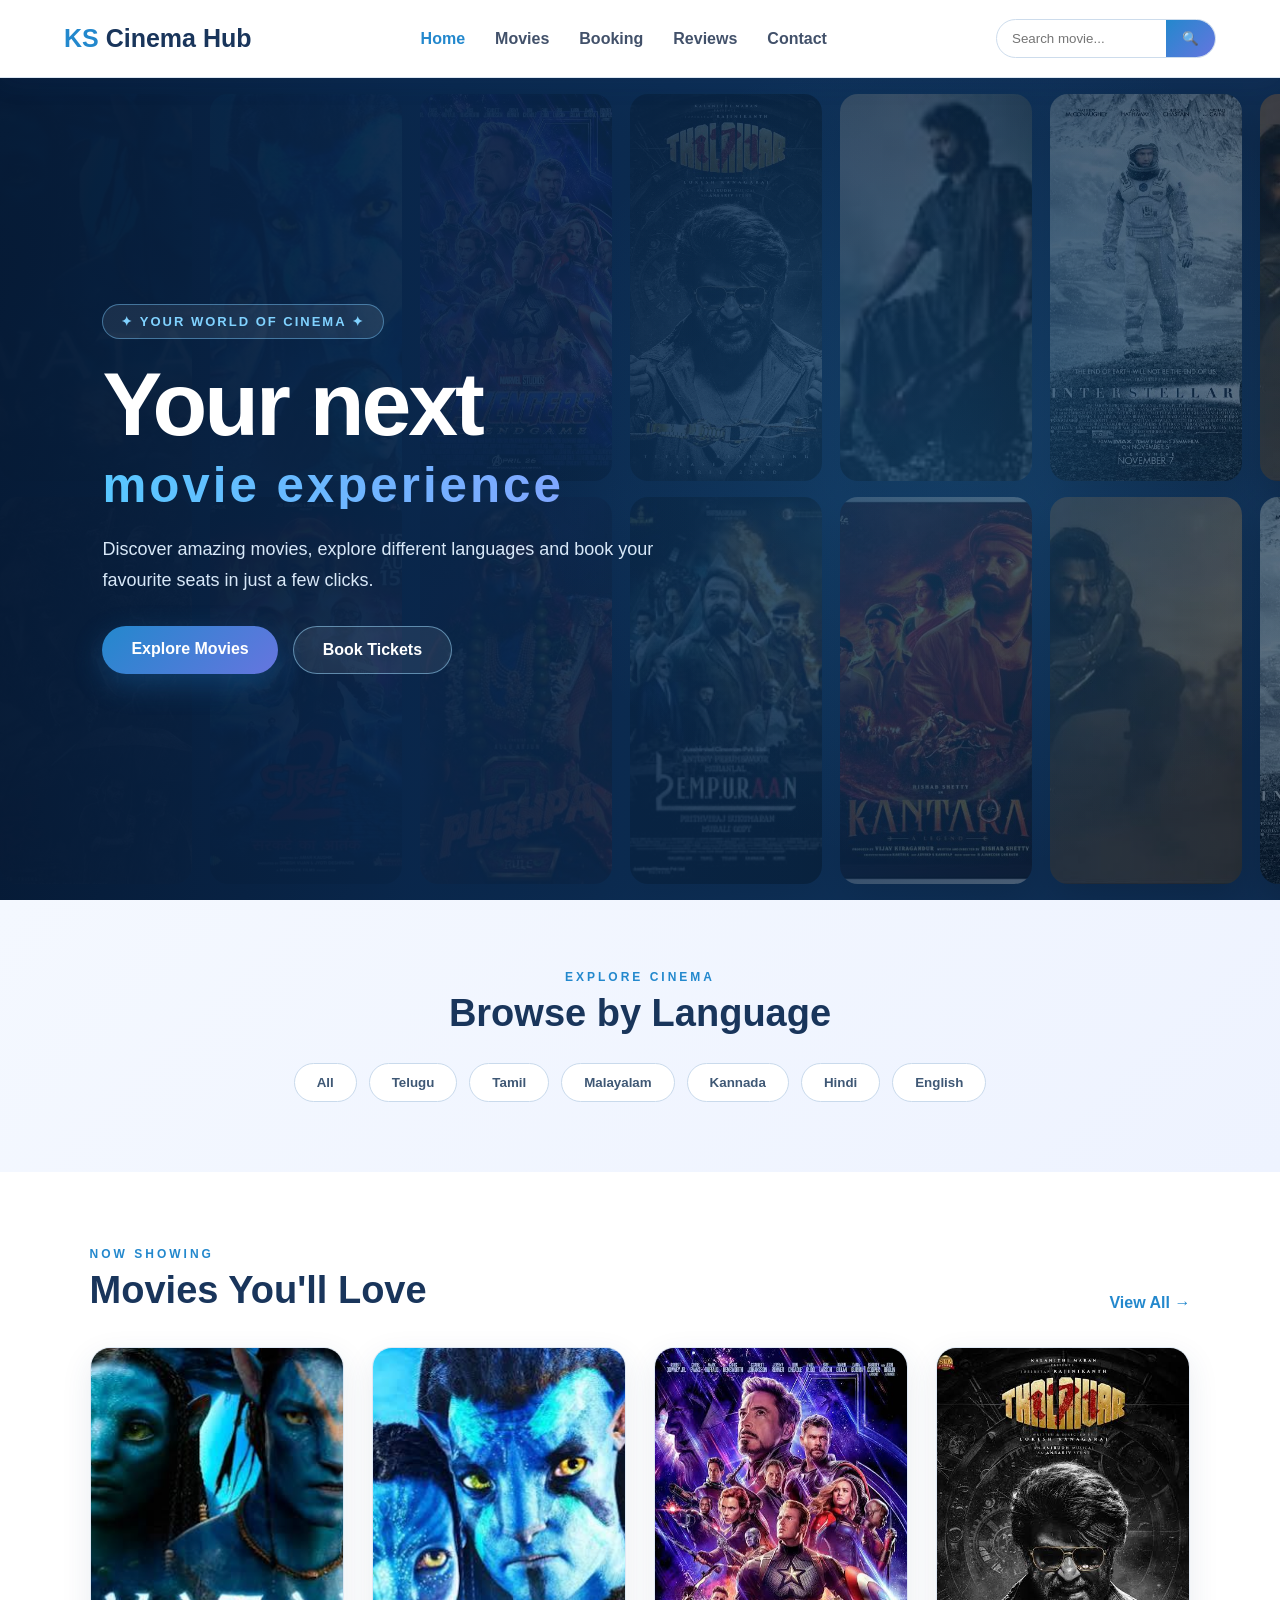
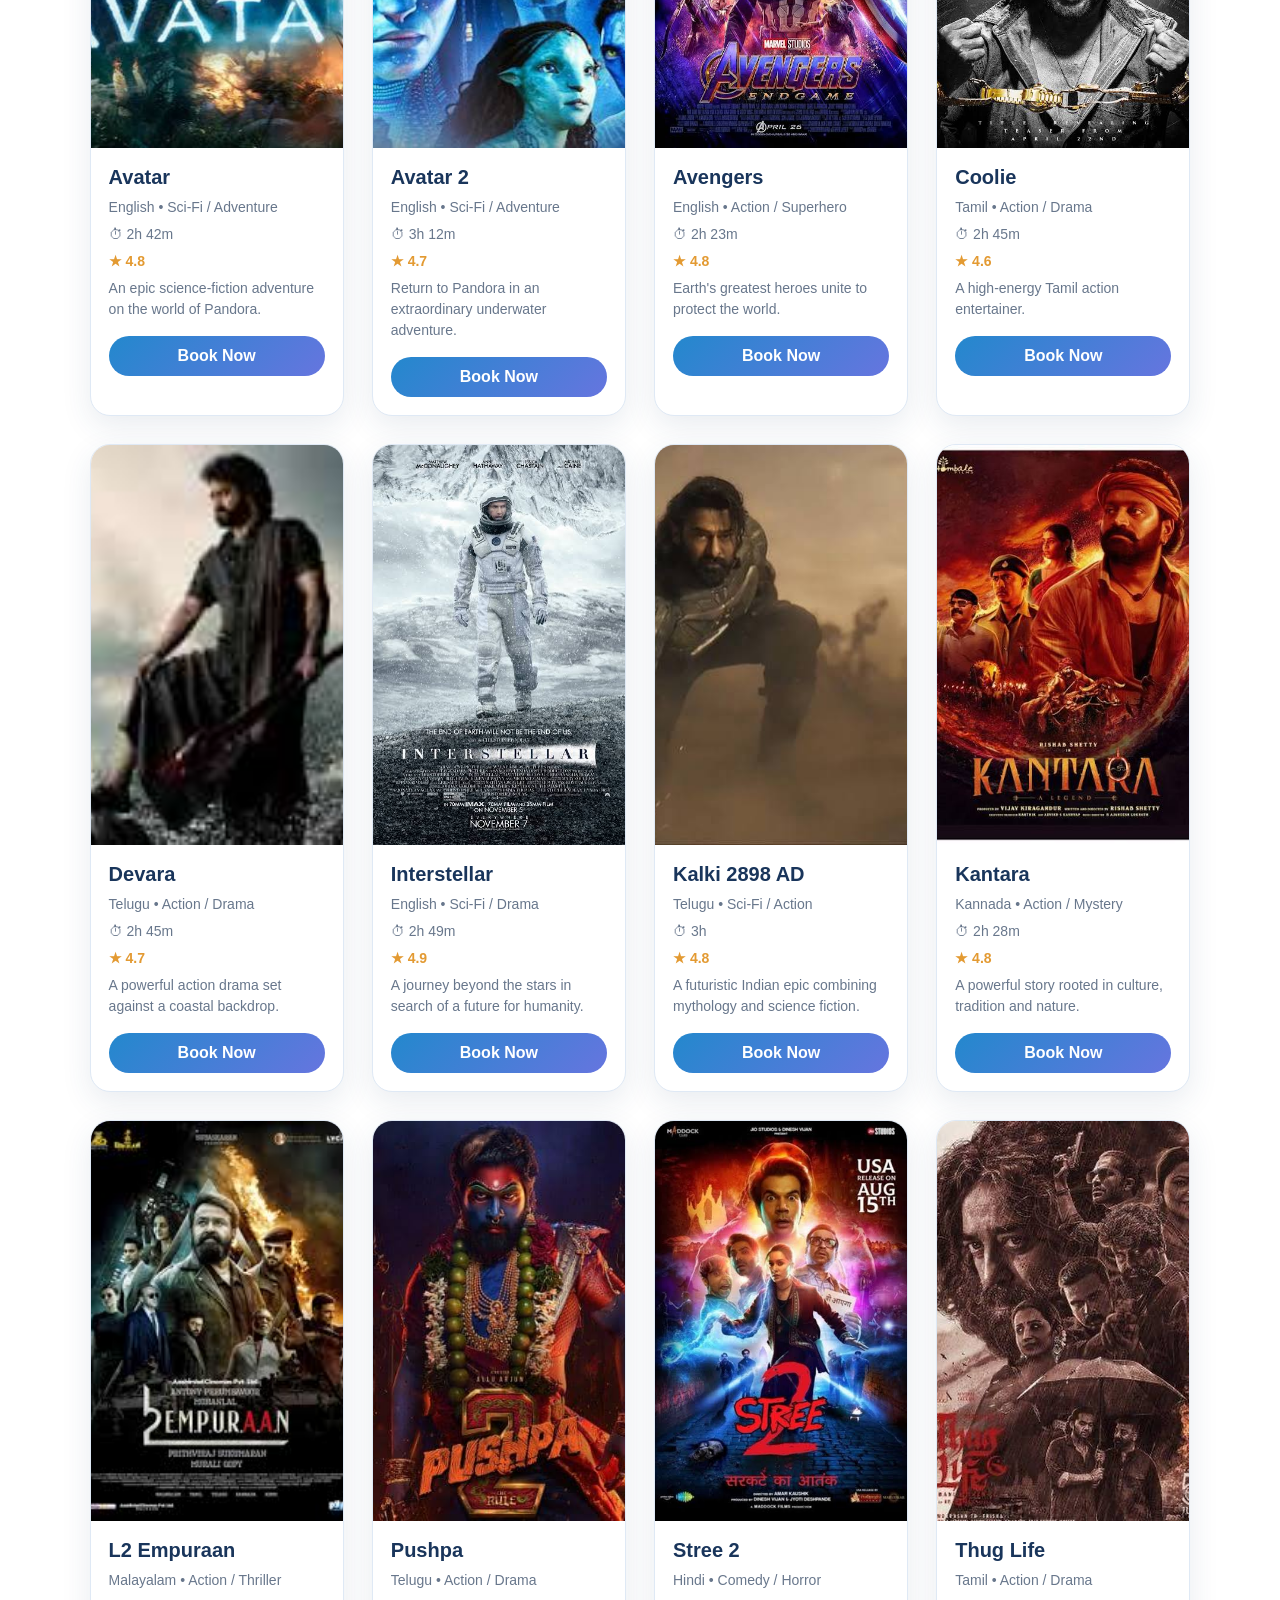
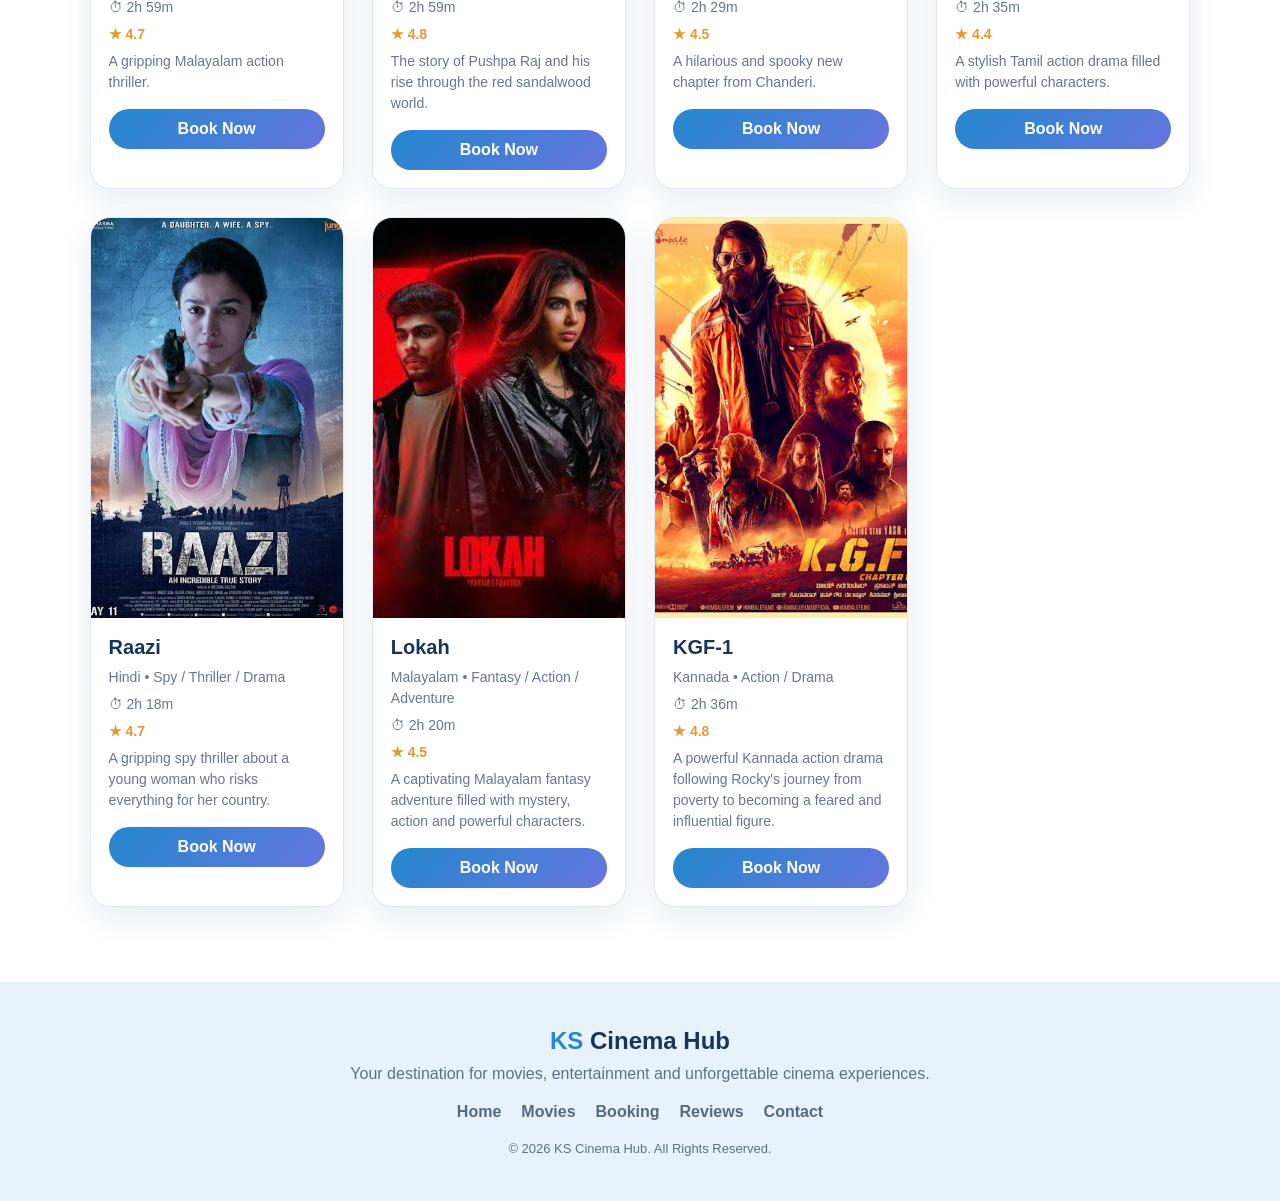
<file: app/index.html>
<!DOCTYPE html>
<html lang="en">

<head>

    <meta charset="UTF-8">
    <meta name="viewport" content="width=device-width, initial-scale=1.0">

    <title>KS Cinema Hub | Home</title>

    <link rel="stylesheet" href="style.css">

</head>

<body>

<header class="navbar">

    <a href="index.html" class="logo">
        <span>KS</span> Cinema Hub
    </a>

    <nav>
        <a href="index.html" class="active">Home</a>
        <a href="movies.html">Movies</a>
        <a href="booking.html">Booking</a>
        <a href="reviews.html">Reviews</a>
        <a href="contact.html">Contact</a>
    </nav>

    <div class="search-box">

        <input
            type="text"
            id="homeSearch"
            placeholder="Search movie..."
            onkeypress="homeSearchEnter(event)"
        >

        <button onclick="searchMovie()">🔍</button>

    </div>

</header>


<!-- HERO -->

<section class="hero">

    <div class="moving-background">

        <div class="poster-row row-one">

            <img src="images/avatar.jpeg" alt="Avatar">
            <img src="images/avatar2.jpeg" alt="Avatar 2">
            <img src="images/avengers.jpeg" alt="Avengers">
            <img src="images/coolie.jpeg" alt="Coolie">
            <img src="images/Devara.jpeg" alt="Devara">
            <img src="images/interstellar.jpeg" alt="Interstellar">
            <img src="images/kalki.jpeg" alt="Kalki">
            <img src="images/kanatara.jpeg" alt="Kantara">
            <img src="images/l2empuraan.jpeg" alt="L2 Empuraan">
            <img src="images/pushpa.jpeg" alt="Pushpa">
            <img src="images/stree2.jpeg" alt="Stree 2">
            <img src="images/thuglife.jpeg" alt="Thug Life">
            <img src="images/kgf-1.jpeg" alt="KGF">

            <img src="images/avatar.jpeg" alt="">
            <img src="images/avatar2.jpeg" alt="">
            <img src="images/avengers.jpeg" alt="">
            <img src="images/coolie.jpeg" alt="">
            <img src="images/Devara.jpeg" alt="">
            <img src="images/interstellar.jpeg" alt="">
            <img src="images/kalki.jpeg" alt="">
            <img src="images/kanatara.jpeg" alt="">
            <img src="images/l2empuraan.jpeg" alt="">
            <img src="images/pushpa.jpeg" alt="">
            <img src="images/stree2.jpeg" alt="">
            <img src="images/thuglife.jpeg" alt="">
            <img src="images/kgf-1.jpeg" alt="">

        </div>


        <div class="poster-row row-two">

            <img src="images/thuglife.jpeg" alt="">
            <img src="images/stree2.jpeg" alt="">
            <img src="images/pushpa.jpeg" alt="">
            <img src="images/l2empuraan.jpeg" alt="">
            <img src="images/kanatara.jpeg" alt="">
            <img src="images/kalki.jpeg" alt="">
            <img src="images/interstellar.jpeg" alt="">
            <img src="images/Devara.jpeg" alt="">
            <img src="images/coolie.jpeg" alt="">
            <img src="images/avengers.jpeg" alt="">
            <img src="images/avatar2.jpeg" alt="">
            <img src="images/avatar.jpeg" alt="">
            <img src="images/imgame.jpeg" alt="">
            <img src="images/raazi.jpeg" alt="">
            <img src="images/lokah.jpeg" alt="">
            <img src="images/kgf-1.jpeg" alt="">

            <img src="images/thuglife.jpeg" alt="">
            <img src="images/stree2.jpeg" alt="">
            <img src="images/pushpa.jpeg" alt="">
            <img src="images/l2empuraan.jpeg" alt="">
            <img src="images/kanatara.jpeg" alt="">
            <img src="images/kalki.jpeg" alt="">
            <img src="images/interstellar.jpeg" alt="">
            <img src="images/Devara.jpeg" alt="">
            <img src="images/coolie.jpeg" alt="">
            <img src="images/avengers.jpeg" alt="">
            <img src="images/avatar2.jpeg" alt="">
            <img src="images/avatar.jpeg" alt="">
            <img src="images/imgame.jpeg" alt="">
            <img src="images/raazi.jpeg" alt="">
            <img src="images/lokah.jpeg" alt="">
            <img src="images/kgf-1.jpeg" alt="">

        </div>

    </div>


    <div class="hero-overlay"></div>


    <div class="hero-content">

        <div class="hero-tag">
            ✦ YOUR WORLD OF CINEMA ✦
        </div>

        <h1>
            Your next
            <span>movie experience</span>
        </h1>

        <p>
            Discover amazing movies, explore different languages
            and book your favourite seats in just a few clicks.
        </p>

        <div class="hero-buttons">

            <a href="movies.html" class="primary-btn">
                Explore Movies
            </a>

            <a href="booking.html" class="outline-btn">
                Book Tickets
            </a>

        </div>

    </div>

</section>


<!-- LANGUAGE -->

<section class="language-section">

    <p class="section-label">
        EXPLORE CINEMA
    </p>

    <h2>
        Browse by Language
    </h2>

    <div class="language-buttons">

        <button onclick="filterLanguage('All')">
            All
        </button>

        <button onclick="filterLanguage('Telugu')">
            Telugu
        </button>

        <button onclick="filterLanguage('Tamil')">
            Tamil
        </button>

        <button onclick="filterLanguage('Malayalam')">
            Malayalam
        </button>

        <button onclick="filterLanguage('Kannada')">
            Kannada
        </button>

        <button onclick="filterLanguage('Hindi')">
            Hindi
        </button>

        <button onclick="filterLanguage('English')">
            English
        </button>

    </div>

</section>


<!-- FEATURED MOVIES -->

<section class="movies-section">

    <div class="section-heading">

        <div>

            <p class="section-label">
                NOW SHOWING
            </p>

            <h2>
                Movies You'll Love
            </h2>

        </div>

        <a href="movies.html">
            View All →
        </a>

    </div>

    <div
        id="featuredMovies"
        class="movie-grid"
    ></div>

</section>


<!-- FOOTER -->

<footer>

    <div class="footer-logo">
        <span>KS</span> Cinema Hub
    </div>

    <p>
        Your destination for movies, entertainment
        and unforgettable cinema experiences.
    </p>

    <div class="footer-links">

        <a href="index.html">
            Home
        </a>

        <a href="movies.html">
            Movies
        </a>

        <a href="booking.html">
            Booking
        </a>

        <a href="reviews.html">
            Reviews
        </a>

        <a href="contact.html">
            Contact
        </a>

    </div>

    <p class="copyright">
        © 2026 KS Cinema Hub. All Rights Reserved.
    </p>

</footer>


<script src="script.js"></script>

</body>
</html>
</file>
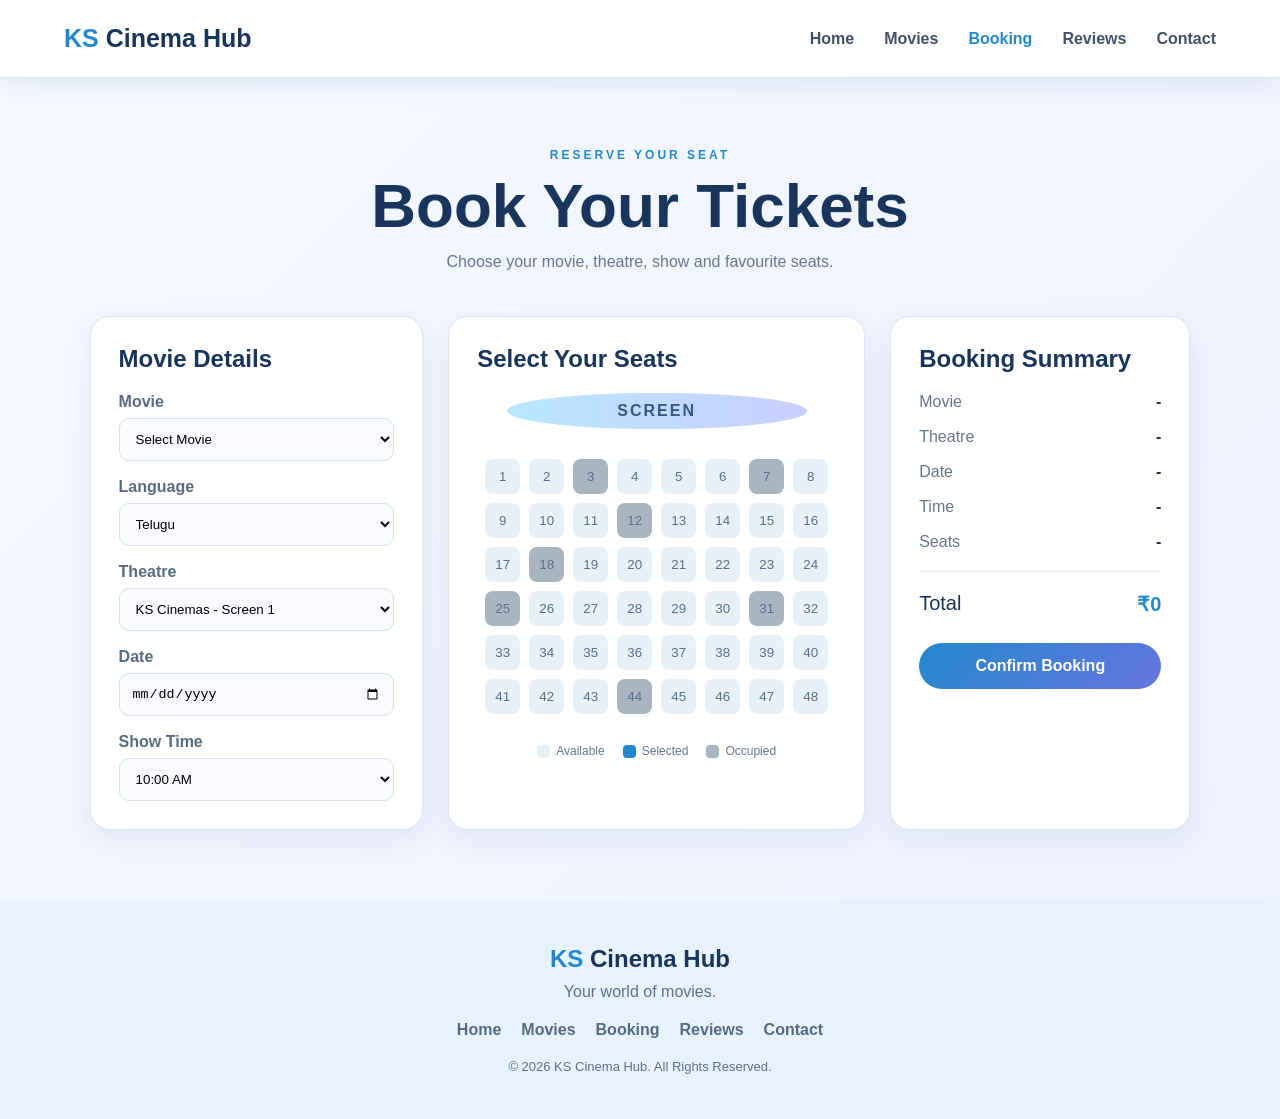
<file: app/booking.html>
<!DOCTYPE html>
<html lang="en">

<head>

    <meta charset="UTF-8">
    <meta name="viewport" content="width=device-width, initial-scale=1.0">

    <title>KS Cinema Hub | Booking</title>

    <link rel="stylesheet" href="style.css">

</head>

<body>

<header class="navbar">

    <a href="index.html" class="logo">
        <span>KS</span> Cinema Hub
    </a>

    <nav>

        <a href="index.html">
            Home
        </a>

        <a href="movies.html">
            Movies
        </a>

        <a href="booking.html" class="active">
            Booking
        </a>

        <a href="reviews.html">
            Reviews
        </a>

        <a href="contact.html">
            Contact
        </a>

    </nav>

</header>


<main class="booking-page">

    <div class="page-title">

        <p class="section-label">
            RESERVE YOUR SEAT
        </p>

        <h1>
            Book Your Tickets
        </h1>

        <p>
            Choose your movie, theatre, show and favourite seats.
        </p>

    </div>


    <div class="booking-container">


        <!-- FORM -->

        <div class="booking-form">

            <h2>
                Movie Details
            </h2>


            <label>
                Movie
            </label>

            <select id="bookingMovie">

                <option value="">
                    Select Movie
                </option>

            </select>


            <label>
                Language
            </label>

            <select id="bookingLanguage">

                <option>
                    Telugu
                </option>

                <option>
                    Tamil
                </option>

                <option>
                    Malayalam
                </option>

                <option>
                    Kannada
                </option>

                <option>
                    Hindi
                </option>

                <option>
                    English
                </option>

            </select>


            <label>
                Theatre
            </label>

            <select id="bookingTheatre">

                <option>
                    KS Cinemas - Screen 1
                </option>

                <option>
                    KS Cinemas - Screen 2
                </option>

                <option>
                    KS Cinemas - Screen 3
                </option>

            </select>


            <label>
                Date
            </label>

            <input
                type="date"
                id="bookingDate"
            >


            <label>
                Show Time
            </label>

            <select id="bookingTime">

                <option>
                    10:00 AM
                </option>

                <option>
                    1:30 PM
                </option>

                <option>
                    4:30 PM
                </option>

                <option>
                    7:30 PM
                </option>

                <option>
                    10:30 PM
                </option>

            </select>

        </div>


        <!-- SEATS -->

        <div class="seat-section">

            <h2>
                Select Your Seats
            </h2>

            <div class="screen">
                SCREEN
            </div>

            <div
                id="seats"
                class="seats"
            ></div>


            <div class="seat-legend">

                <span>

                    <i class="legend available"></i>

                    Available

                </span>


                <span>

                    <i class="legend selected"></i>

                    Selected

                </span>


                <span>

                    <i class="legend occupied"></i>

                    Occupied

                </span>

            </div>

        </div>


        <!-- SUMMARY -->

        <div class="booking-summary">

            <h2>
                Booking Summary
            </h2>


            <div class="summary-row">

                <span>
                    Movie
                </span>

                <strong id="summaryMovie">
                    -
                </strong>

            </div>


            <div class="summary-row">

                <span>
                    Theatre
                </span>

                <strong id="summaryTheatre">
                    -
                </strong>

            </div>


            <div class="summary-row">

                <span>
                    Date
                </span>

                <strong id="summaryDate">
                    -
                </strong>

            </div>


            <div class="summary-row">

                <span>
                    Time
                </span>

                <strong id="summaryTime">
                    -
                </strong>

            </div>


            <div class="summary-row">

                <span>
                    Seats
                </span>

                <strong id="summarySeats">
                    -
                </strong>

            </div>


            <hr>


            <div class="total-row">

                <span>
                    Total
                </span>

                <strong>
                    ₹<span id="totalPrice">0</span>
                </strong>

            </div>


            <button
                type="button"
                class="confirm-booking"
                onclick="confirmBooking()"
            >
                Confirm Booking
            </button>

        </div>

    </div>

</main>


<footer>

    <div class="footer-logo">
        <span>KS</span> Cinema Hub
    </div>

    <p>
        Your world of movies.
    </p>

    <div class="footer-links">

        <a href="index.html">
            Home
        </a>

        <a href="movies.html">
            Movies
        </a>

        <a href="booking.html">
            Booking
        </a>

        <a href="reviews.html">
            Reviews
        </a>

        <a href="contact.html">
            Contact
        </a>

    </div>

    <p class="copyright">
        © 2026 KS Cinema Hub. All Rights Reserved.
    </p>

</footer>


<script src="script.js"></script>

</body>
</html>
</file>
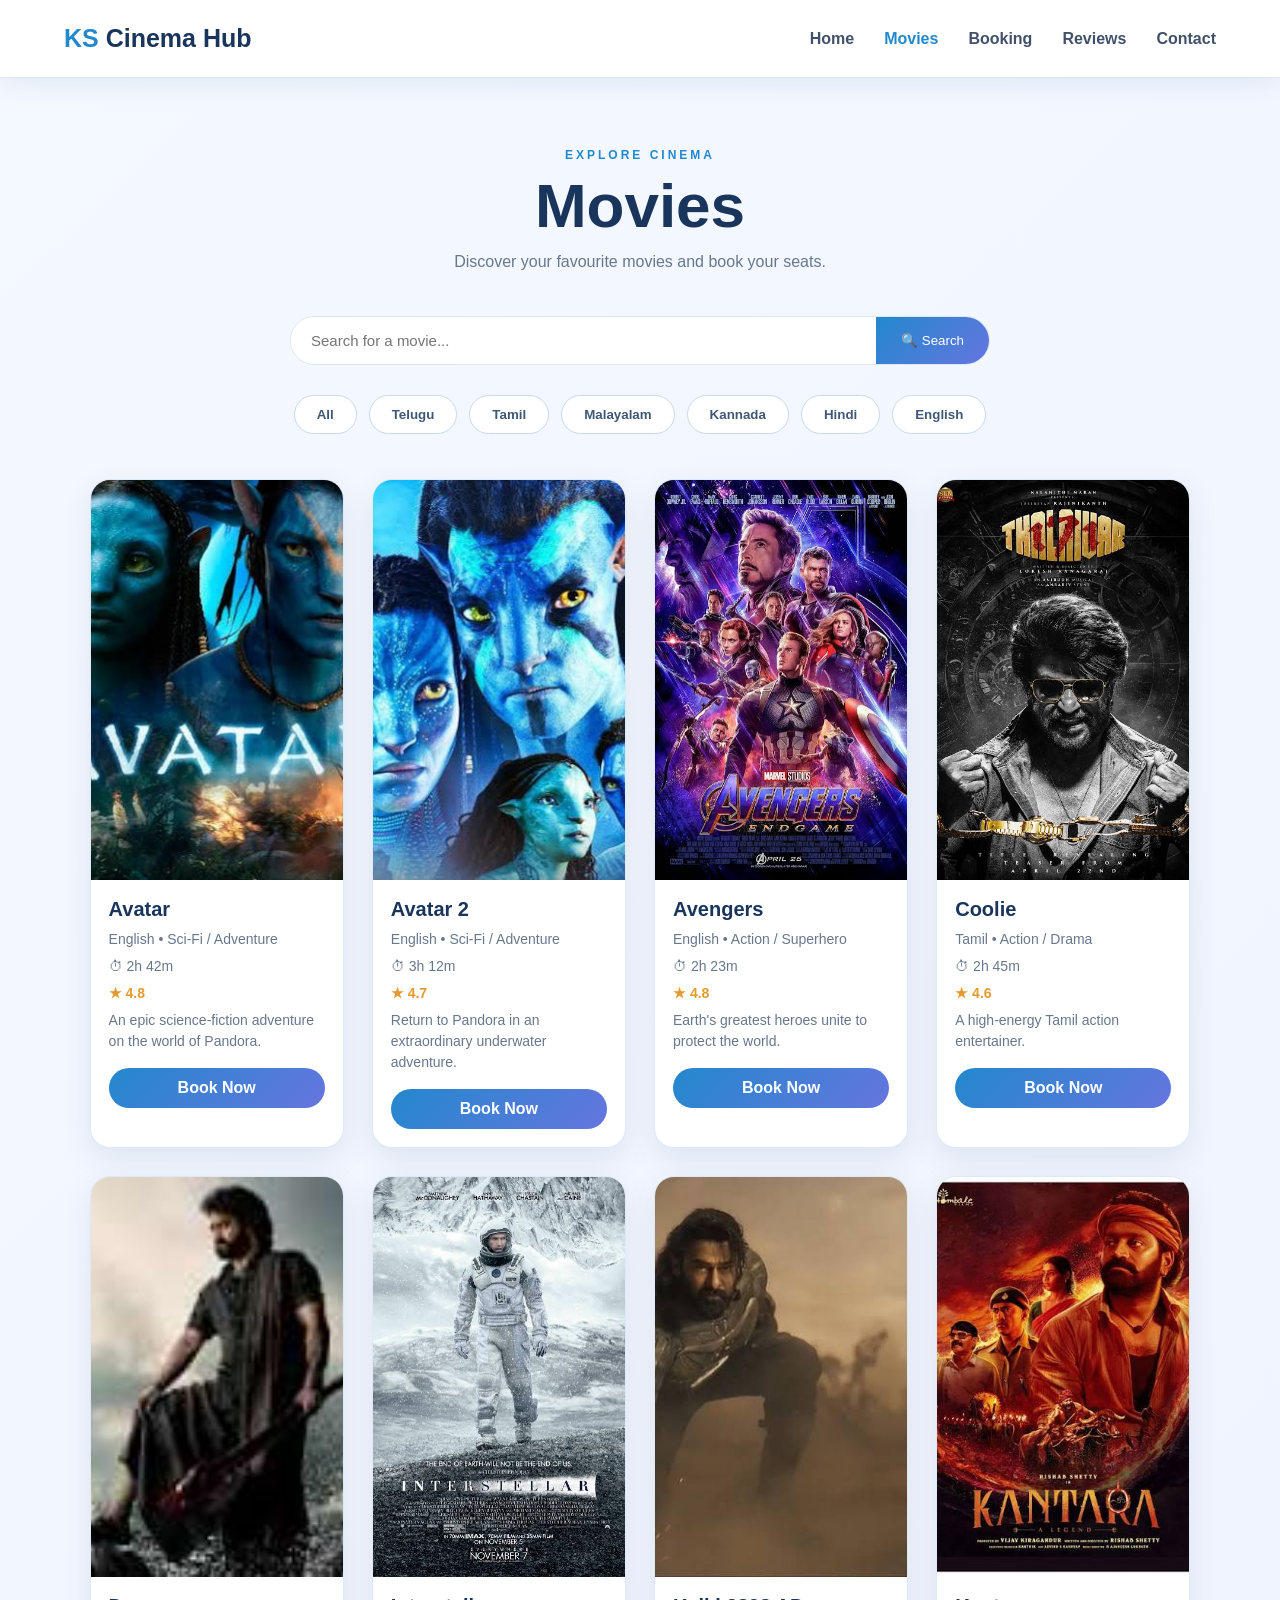
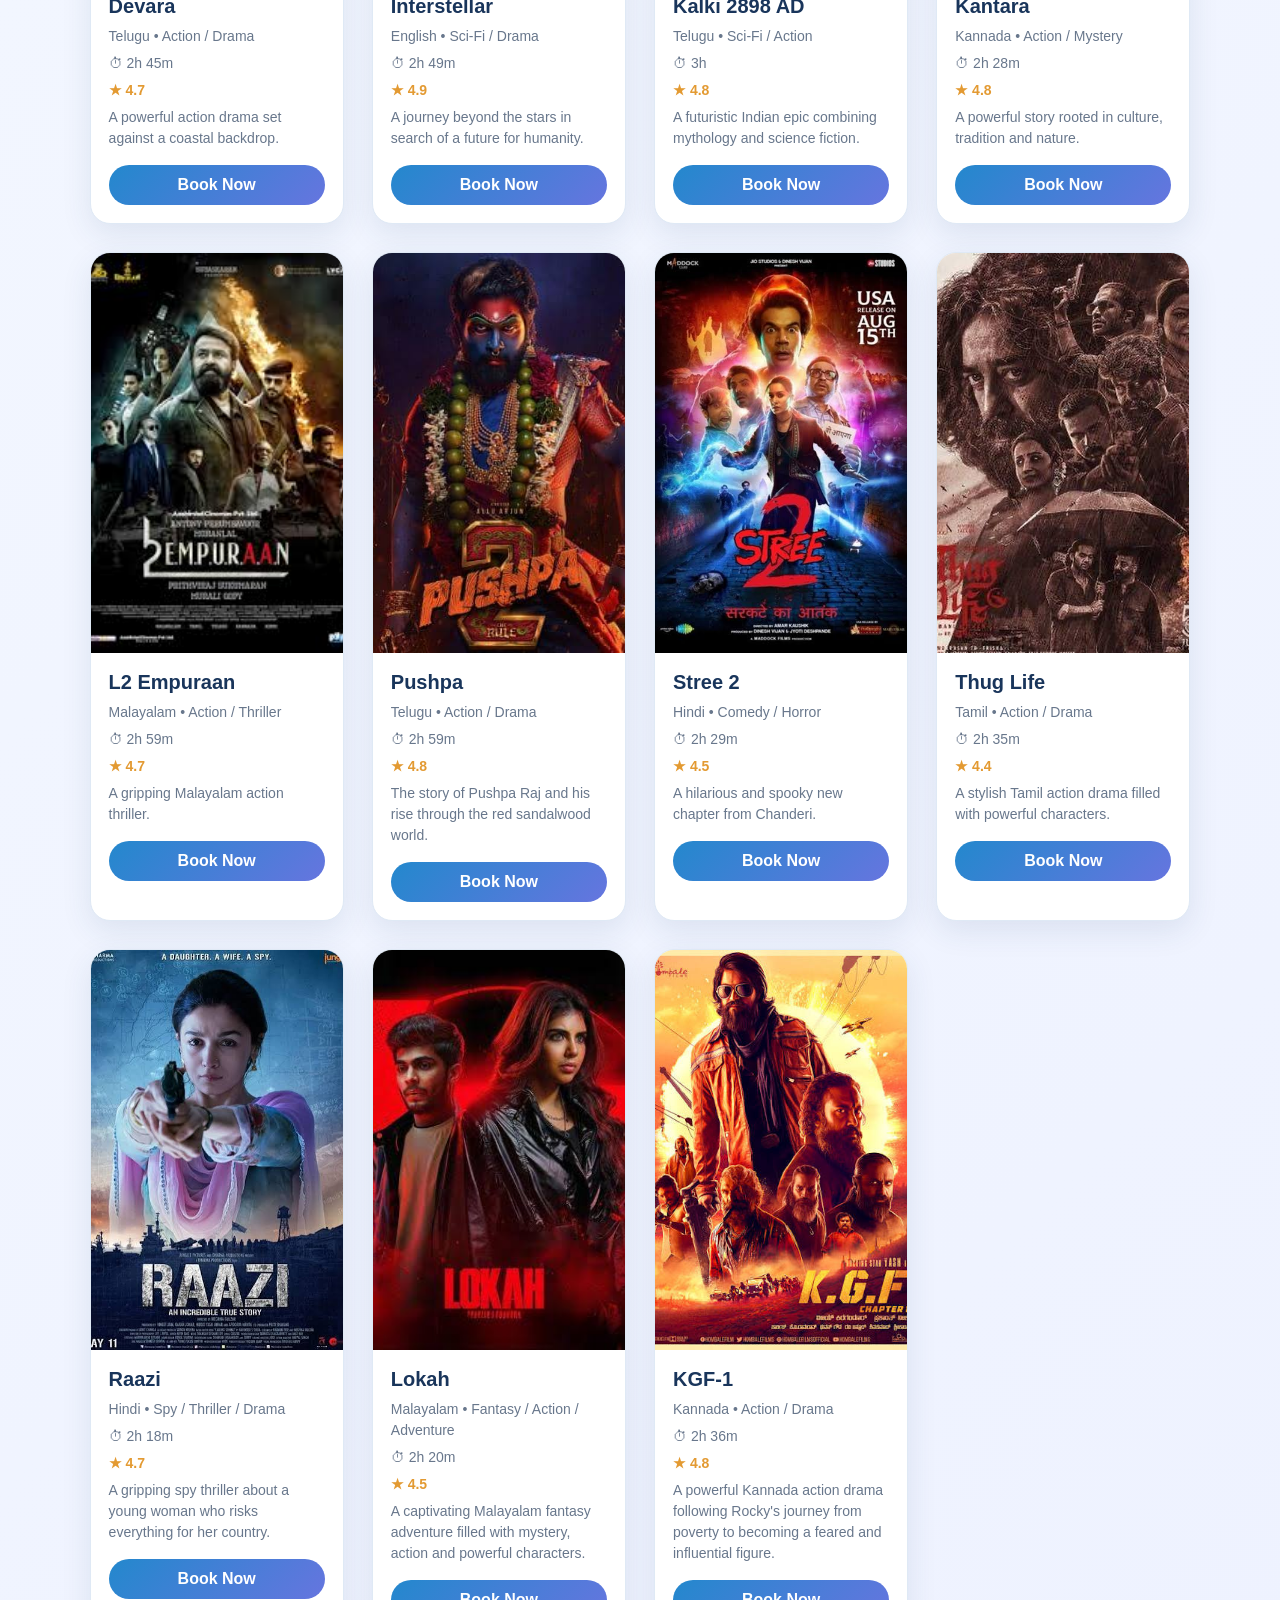
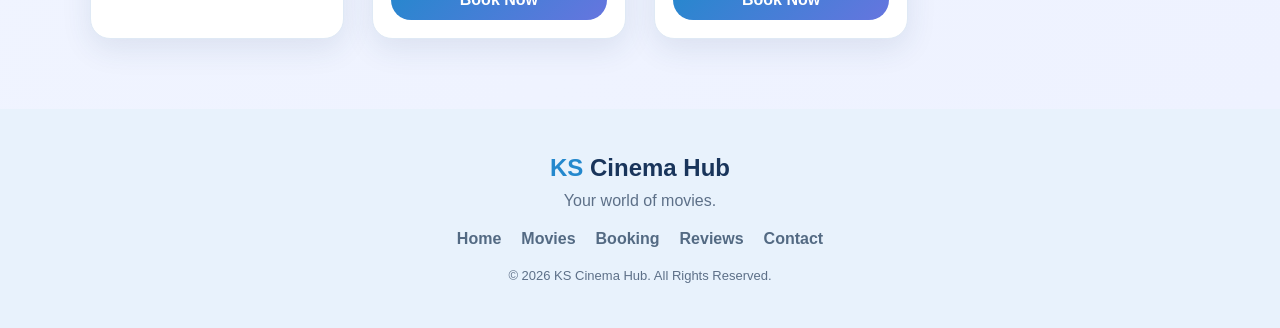
<file: app/movies.html>
<!DOCTYPE html>
<html lang="en">

<head>

    <meta charset="UTF-8">
    <meta name="viewport" content="width=device-width, initial-scale=1.0">

    <title>KS Cinema Hub | Movies</title>

    <link rel="stylesheet" href="style.css">

</head>

<body>

<header class="navbar">

    <a href="index.html" class="logo">
        <span>KS</span> Cinema Hub
    </a>

    <nav>

        <a href="index.html">
            Home
        </a>

        <a href="movies.html" class="active">
            Movies
        </a>

        <a href="booking.html">
            Booking
        </a>

        <a href="reviews.html">
            Reviews
        </a>

        <a href="contact.html">
            Contact
        </a>

    </nav>

</header>


<main class="movies-page">

    <div class="page-title">

        <p class="section-label">
            EXPLORE CINEMA
        </p>

        <h1>
            Movies
        </h1>

        <p>
            Discover your favourite movies and book your seats.
        </p>

    </div>


    <!-- SEARCH -->

    <div class="movie-page-search">

        <input
            type="text"
            id="movieSearch"
            placeholder="Search for a movie..."
            onkeyup="searchMoviesPage()"
        >

        <button onclick="searchMoviesPage()">
            🔍 Search
        </button>

    </div>


    <!-- FILTERS -->

    <div class="movie-filters">

        <button onclick="filterMoviesPage('All')">
            All
        </button>

        <button onclick="filterMoviesPage('Telugu')">
            Telugu
        </button>

        <button onclick="filterMoviesPage('Tamil')">
            Tamil
        </button>

        <button onclick="filterMoviesPage('Malayalam')">
            Malayalam
        </button>

        <button onclick="filterMoviesPage('Kannada')">
            Kannada
        </button>

        <button onclick="filterMoviesPage('Hindi')">
            Hindi
        </button>

        <button onclick="filterMoviesPage('English')">
            English
        </button>

    </div>


    <!-- MOVIES -->

    <section class="all-movies-section">

        <div
            id="allMovies"
            class="movie-grid"
        ></div>

    </section>

</main>


<footer>

    <div class="footer-logo">
        <span>KS</span> Cinema Hub
    </div>

    <p>
        Your world of movies.
    </p>

    <div class="footer-links">

        <a href="index.html">
            Home
        </a>

        <a href="movies.html">
            Movies
        </a>

        <a href="booking.html">
            Booking
        </a>

        <a href="reviews.html">
            Reviews
        </a>

        <a href="contact.html">
            Contact
        </a>

    </div>

    <p class="copyright">
        © 2026 KS Cinema Hub. All Rights Reserved.
    </p>

</footer>


<script src="script.js"></script>

</body>
</html>
</file>
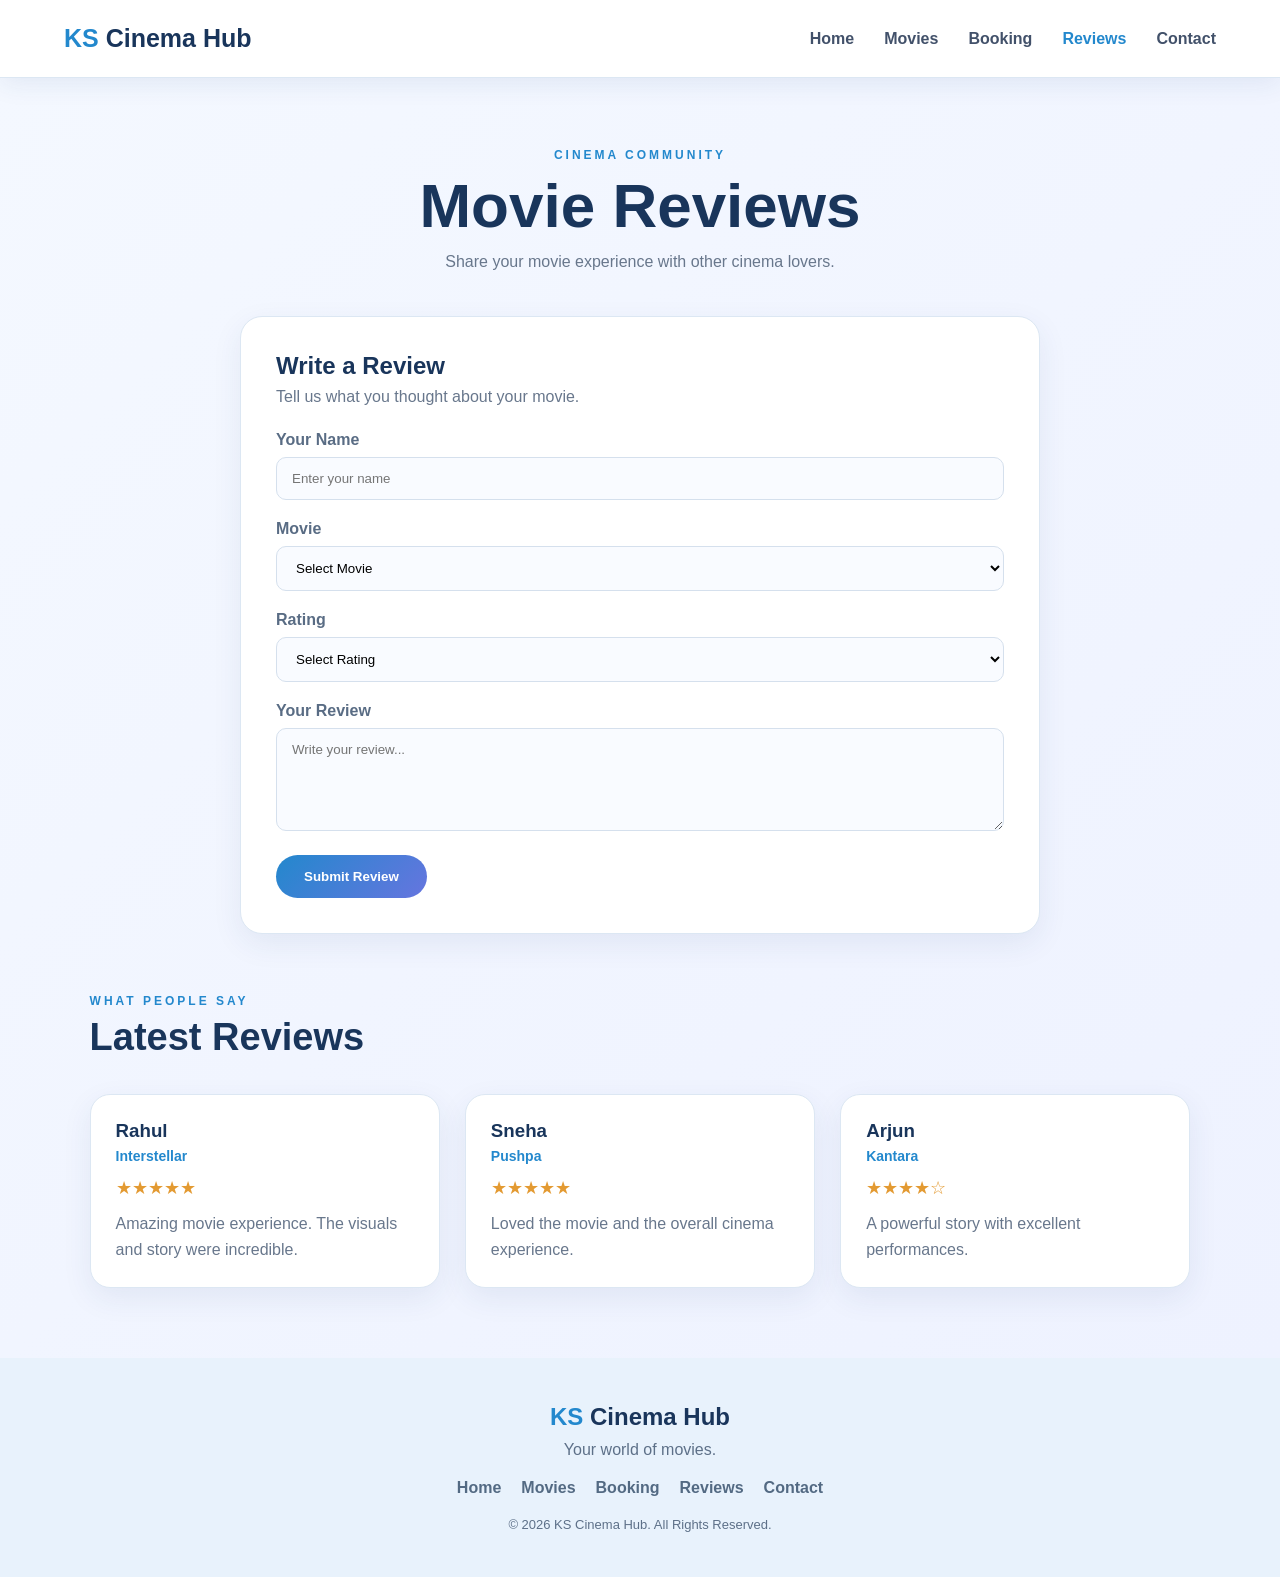
<file: app/reviews.html>
<!DOCTYPE html>
<html lang="en">

<head>

    <meta charset="UTF-8">
    <meta name="viewport" content="width=device-width, initial-scale=1.0">

    <title>KS Cinema Hub | Reviews</title>

    <link rel="stylesheet" href="style.css">

</head>

<body>

<header class="navbar">

    <a href="index.html" class="logo">
        <span>KS</span> Cinema Hub
    </a>

    <nav>

        <a href="index.html">
            Home
        </a>

        <a href="movies.html">
            Movies
        </a>

        <a href="booking.html">
            Booking
        </a>

        <a href="reviews.html" class="active">
            Reviews
        </a>

        <a href="contact.html">
            Contact
        </a>

    </nav>

</header>


<main class="reviews-page">

    <div class="page-title">

        <p class="section-label">
            CINEMA COMMUNITY
        </p>

        <h1>
            Movie Reviews
        </h1>

        <p>
            Share your movie experience with other cinema lovers.
        </p>

    </div>


    <!-- REVIEW FORM -->

    <section class="review-form-card">

        <h2>
            Write a Review
        </h2>

        <p>
            Tell us what you thought about your movie.
        </p>


        <form id="reviewForm">

            <div class="form-group">

                <label>
                    Your Name
                </label>

                <input
                    type="text"
                    id="reviewName"
                    placeholder="Enter your name"
                    required
                >

            </div>


            <div class="form-group">

                <label>
                    Movie
                </label>

                <select
                    id="reviewMovie"
                    required
                >

                    <option value="">
                        Select Movie
                    </option>

                </select>

            </div>


            <div class="form-group">

                <label>
                    Rating
                </label>

                <select
                    id="reviewRating"
                    required
                >

                    <option value="">
                        Select Rating
                    </option>

                    <option value="5">
                        ★★★★★ 5/5
                    </option>

                    <option value="4">
                        ★★★★☆ 4/5
                    </option>

                    <option value="3">
                        ★★★☆☆ 3/5
                    </option>

                    <option value="2">
                        ★★☆☆☆ 2/5
                    </option>

                    <option value="1">
                        ★☆☆☆☆ 1/5
                    </option>

                </select>

            </div>


            <div class="form-group">

                <label>
                    Your Review
                </label>

                <textarea
                    id="reviewText"
                    rows="5"
                    placeholder="Write your review..."
                    required
                ></textarea>

            </div>


            <button
                type="submit"
                class="submit-btn"
            >
                Submit Review
            </button>

        </form>

    </section>


    <!-- REVIEWS -->

    <section class="reviews-list-section">

        <div class="section-heading">

            <div>

                <p class="section-label">
                    WHAT PEOPLE SAY
                </p>

                <h2>
                    Latest Reviews
                </h2>

            </div>

        </div>


        <div
            id="reviewsList"
            class="reviews-grid"
        ></div>

    </section>

</main>


<footer>

    <div class="footer-logo">
        <span>KS</span> Cinema Hub
    </div>

    <p>
        Your world of movies.
    </p>

    <div class="footer-links">

        <a href="index.html">
            Home
        </a>

        <a href="movies.html">
            Movies
        </a>

        <a href="booking.html">
            Booking
        </a>

        <a href="reviews.html">
            Reviews
        </a>

        <a href="contact.html">
            Contact
        </a>

    </div>

    <p class="copyright">
        © 2026 KS Cinema Hub. All Rights Reserved.
    </p>

</footer>


<script src="script.js"></script>

</body>
</html>
</file>
<file: app/style.css>
/* =====================================================
   KS CINEMA HUB
   MAIN COLOUR THEME
===================================================== */

:root {

    --main-blue: #2388CD;
    --indigo: #6675DF;

    --light-blue: #F4F8FF;
    --soft-blue: #E8F2FC;

    --navy: #19355B;
    --dark-navy: #10294B;

    --text: #18243D;
    --secondary-text: #68778C;

    --white: #FFFFFF;

    --border: #DCE7F3;

    --gold: #E39A32;

}


/* =====================================================
   RESET
===================================================== */

* {

    margin: 0;
    padding: 0;

    box-sizing: border-box;

}


html {

    scroll-behavior: smooth;

}


body {

    font-family:
        "Segoe UI",
        Arial,
        sans-serif;

    background:
        var(--light-blue);

    color:
        var(--text);

}


/* =====================================================
   NAVBAR
===================================================== */

.navbar {

    min-height: 78px;

    padding:
        0 5%;

    display:
        flex;

    align-items:
        center;

    justify-content:
        space-between;

    gap:
        25px;

    position:
        relative;

    z-index:
        1000;

    background:
        rgba(255,255,255,0.96);

    backdrop-filter:
        blur(18px);

    border-bottom:
        1px solid var(--border);

    box-shadow:
        0 5px 25px
        rgba(30,70,130,0.09);

}


.logo {

    text-decoration:
        none;

    font-size:
        25px;

    font-weight:
        800;

    white-space:
        nowrap;

    color:
        var(--navy);

}


.logo span {

    color:
        var(--main-blue);

}


nav {

    display:
        flex;

    align-items:
        center;

    gap:
        30px;

}


nav a {

    text-decoration:
        none;

    color:
        #42516A;

    font-weight:
        600;

    transition:
        0.3s;

}


nav a:hover,
nav a.active {

    color:
        var(--main-blue);

}


/* =====================================================
   SEARCH
===================================================== */

.search-box {

    display:
        flex;

    align-items:
        center;

    width:
        220px;

    background:
        var(--white);

    border:
        1px solid #CDDCEC;

    border-radius:
        30px;

    overflow:
        hidden;

}


.search-box input {

    width:
        100%;

    border:
        none;

    outline:
        none;

    padding:
        11px 15px;

    background:
        transparent;

}


.search-box button {

    border:
        none;

    padding:
        11px 16px;

    cursor:
        pointer;

    color:
        var(--white);

    background:
        linear-gradient(
            135deg,
            var(--main-blue),
            var(--indigo)
        );

}


/* =====================================================
   HERO
===================================================== */

.hero {

    height:
        calc(100vh - 78px);

    min-height:
        620px;

    position:
        relative;

    overflow:
        hidden;

    background:
        var(--dark-navy);

}


.moving-background {

    position:
        absolute;

    inset:
        0;

    overflow:
        hidden;

}


.poster-row {

    position:
        absolute;

    display:
        flex;

    gap:
        18px;

    width:
        max-content;

    height:
        47%;

}


.row-one {

    top:
        2%;

    animation:
        movieMoveOne
        85s
        linear
        infinite;

}


.row-two {

    top:
        51%;

    animation:
        movieMoveTwo
        95s
        linear
        infinite;

}


.poster-row img {

    width:
        clamp(150px, 15vw, 230px);

    height:
        100%;

    object-fit:
        cover;

    flex-shrink:
        0;

    border-radius:
        18px;

    filter:
        brightness(0.58)
        saturate(1.1);

    box-shadow:
        0 15px 35px
        rgba(0,0,0,0.28);

}


@keyframes movieMoveOne {

    from {
        transform:
            translateX(0);
    }

    to {
        transform:
            translateX(-50%);
    }

}


@keyframes movieMoveTwo {

    from {
        transform:
            translateX(-50%);
    }

    to {
        transform:
            translateX(0);
    }

}


/* =====================================================
   HERO OVERLAY
===================================================== */

.hero-overlay {

    position:
        absolute;

    inset:
        0;

    z-index:
        2;

    background:

        linear-gradient(
            90deg,
            rgba(6,27,55,0.98) 0%,
            rgba(9,39,76,0.92) 32%,
            rgba(12,49,90,0.70) 62%,
            rgba(12,49,90,0.38) 100%
        );

}


.hero::after {

    content:
        "";

    position:
        absolute;

    inset:
        0;

    z-index:
        3;

    pointer-events:
        none;

    background:

        radial-gradient(
            circle at 75% 45%,
            rgba(58,163,225,0.16),
            transparent 40%
        );

}


/* =====================================================
   HERO CONTENT
===================================================== */

.hero-content {

    position:
        relative;

    z-index:
        5;

    height:
        100%;

    display:
        flex;

    flex-direction:
        column;

    justify-content:
        center;

    padding-left:
        8%;

    max-width:
        720px;

}


.hero-tag {

    width:
        fit-content;

    padding:
        9px 18px;

    border:
        1px solid
        rgba(121,201,255,0.45);

    border-radius:
        30px;

    background:
        rgba(255,255,255,0.08);

    color:
        #80D2FF;

    font-size:
        13px;

    font-weight:
        700;

    letter-spacing:
        2px;

    margin-bottom:
        22px;

}


.hero h1 {

    font-size:
        clamp(52px,7vw,90px);

    line-height:
        0.98;

    color:
        var(--white);

    margin-bottom:
        25px;

    letter-spacing:
        -3px;

}


.hero h1 span {

    display:
        block;

    margin-top:
        12px;

    font-size:
        0.55em;

    letter-spacing:
        3px;

    background:
        linear-gradient(
            90deg,
            #58C7FF,
            #8E9CFF
        );

    -webkit-background-clip:
        text;

    background-clip:
        text;

    color:
        transparent;

}


.hero-content > p {

    max-width:
        570px;

    font-size:
        18px;

    line-height:
        1.7;

    color:
        #D8E8F8;

}


.hero-buttons {

    display:
        flex;

    gap:
        15px;

    margin-top:
        30px;

}


.primary-btn,
.outline-btn {

    text-decoration:
        none;

    padding:
        14px 29px;

    border-radius:
        30px;

    font-weight:
        700;

    transition:
        0.3s;

}


.primary-btn {

    color:
        var(--white);

    background:
        linear-gradient(
            135deg,
            var(--main-blue),
            var(--indigo)
        );

    box-shadow:
        0 10px 30px
        rgba(30,130,210,0.30);

}


.primary-btn:hover {

    transform:
        translateY(-3px);

}


.outline-btn {

    color:
        var(--white);

    border:
        1px solid
        rgba(150,210,245,0.55);

    background:
        rgba(255,255,255,0.08);

}


.outline-btn:hover {

    background:
        rgba(255,255,255,0.16);

}


/* =====================================================
   GENERAL SECTIONS
===================================================== */

.language-section {

    padding:
        70px 7%;

    text-align:
        center;

    background:

        linear-gradient(
            135deg,
            var(--light-blue),
            #EEF3FF
        );

}


.section-label {

    color:
        var(--main-blue);

    font-size:
        12px;

    font-weight:
        800;

    letter-spacing:
        3px;

    margin-bottom:
        8px;

}


.language-section h2,
.section-heading h2 {

    font-size:
        38px;

    color:
        var(--navy);

}


.language-buttons,
.movie-filters {

    display:
        flex;

    justify-content:
        center;

    flex-wrap:
        wrap;

    gap:
        12px;

    margin-top:
        28px;

}


.language-buttons button,
.movie-filters button {

    border:
        1px solid #C9DAEC;

    background:
        var(--white);

    color:
        #3F5875;

    padding:
        11px 22px;

    border-radius:
        25px;

    cursor:
        pointer;

    font-weight:
        600;

    transition:
        0.3s;

}


.language-buttons button:hover,
.movie-filters button:hover {

    color:
        var(--white);

    border-color:
        transparent;

    background:

        linear-gradient(
            135deg,
            var(--main-blue),
            var(--indigo)
        );

    transform:
        translateY(-2px);

}


/* =====================================================
   MOVIES
===================================================== */

.movies-section {

    padding:
        75px 7%;

    background:
        var(--white);

}


.section-heading {

    display:
        flex;

    align-items:
        end;

    justify-content:
        space-between;

    margin-bottom:
        35px;

}


.section-heading a {

    color:
        var(--main-blue);

    text-decoration:
        none;

    font-weight:
        700;

}


.movie-grid {

    display:
        grid;

    grid-template-columns:
        repeat(
            auto-fit,
            minmax(220px,1fr)
        );

    gap:
        28px;

}


.movie-card {

    background:
        var(--white);

    border-radius:
        20px;

    overflow:
        hidden;

    border:
        1px solid #DFE9F5;

    box-shadow:
        0 10px 30px
        rgba(35,70,110,0.10);

    transition:
        0.3s;

}


.movie-card:hover {

    transform:
        translateY(-8px);

    box-shadow:
        0 18px 40px
        rgba(35,70,110,0.18);

}


.movie-card > img {

    width:
        100%;

    height:
        400px;

    object-fit:
        cover;

    display:
        block;

}


.movie-info {

    padding:
        18px;

}


.movie-info h3 {

    color:
        var(--navy);

    font-size:
        20px;

    margin-bottom:
        8px;

}


.movie-info p {

    color:
        var(--secondary-text);

    font-size:
        14px;

    margin:
        6px 0;

    line-height:
        1.5;

}


.rating {

    color:
        var(--gold) !important;

    font-weight:
        800;

}


.card-buttons {

    margin-top:
        16px;

}


.card-buttons a {

    display:
        block;

    text-align:
        center;

    text-decoration:
        none;

    padding:
        11px;

    border-radius:
        25px;

    color:
        var(--white);

    font-weight:
        700;

    background:

        linear-gradient(
            135deg,
            var(--main-blue),
            var(--indigo)
        );

}


/* =====================================================
   PAGE HEADERS
===================================================== */

.movies-page,
.booking-page,
.reviews-page,
.contact-page {

    min-height:
        calc(100vh - 78px);

    padding:
        70px 7%;

    background:

        linear-gradient(
            135deg,
            var(--light-blue),
            #EEF2FF
        );

}


.page-title {

    text-align:
        center;

    margin-bottom:
        45px;

}


.page-title h1 {

    font-size:
        clamp(42px,6vw,62px);

    color:
        var(--navy);

    margin:
        8px 0 12px;

}


.page-title > p:last-child {

    color:
        var(--secondary-text);

}


/* =====================================================
   MOVIE SEARCH
===================================================== */

.movie-page-search {

    display:
        flex;

    max-width:
        700px;

    margin:
        0 auto 30px;

    background:
        var(--white);

    border:
        1px solid var(--border);

    border-radius:
        30px;

    overflow:
        hidden;

}


.movie-page-search input {

    flex:
        1;

    border:
        none;

    outline:
        none;

    padding:
        15px 20px;

    font-size:
        15px;

}


.movie-page-search button {

    border:
        none;

    padding:
        0 25px;

    color:
        var(--white);

    background:

        linear-gradient(
            135deg,
            var(--main-blue),
            var(--indigo)
        );

    cursor:
        pointer;

}


.all-movies-section {

    margin-top:
        45px;

}


/* =====================================================
   BOOKING
===================================================== */

.booking-container {

    display:
        grid;

    grid-template-columns:
        1fr 1.25fr 0.9fr;

    gap:
        25px;

}


.booking-form,
.seat-section,
.booking-summary {

    background:
        var(--white);

    padding:
        28px;

    border-radius:
        20px;

    border:
        1px solid var(--border);

    box-shadow:
        0 10px 30px
        rgba(35,70,110,0.08);

}


.booking-form h2,
.seat-section h2,
.booking-summary h2 {

    color:
        var(--navy);

    margin-bottom:
        20px;

}


.booking-form label {

    display:
        block;

    margin-top:
        17px;

    margin-bottom:
        7px;

    font-weight:
        600;

    color:
        #596C84;

}


.booking-form select,
.booking-form input {

    width:
        100%;

    padding:
        12px;

    border:
        1px solid #D5E0ED;

    border-radius:
        10px;

    outline:
        none;

    background:
        #F9FBFF;

}


.screen {

    text-align:
        center;

    margin:
        20px auto 30px;

    max-width:
        300px;

    padding:
        9px;

    border-radius:
        50%;

    background:

        linear-gradient(
            90deg,
            #B9E7FF,
            #C8CEFF
        );

    color:
        #345A7D;

    font-weight:
        700;

    letter-spacing:
        2px;

}


.seats {

    display:
        grid;

    grid-template-columns:
        repeat(8,35px);

    justify-content:
        center;

    gap:
        9px;

}


.seat {

    width:
        35px;

    height:
        35px;

    border:
        none;

    border-radius:
        8px;

    background:
        #E8F0F8;

    color:
        #55708B;

    cursor:
        pointer;

}


.seat:hover {

    transform:
        scale(1.08);

}


.seat.selected {

    background:

        linear-gradient(
            135deg,
            var(--main-blue),
            var(--indigo)
        );

    color:
        var(--white);

}


.seat.occupied {

    background:
        #AAB5C2;

    cursor:
        not-allowed;

}


.seat-legend {

    display:
        flex;

    justify-content:
        center;

    flex-wrap:
        wrap;

    gap:
        18px;

    margin-top:
        30px;

    font-size:
        12px;

    color:
        var(--secondary-text);

}


.seat-legend span {

    display:
        flex;

    align-items:
        center;

    gap:
        6px;

}


.legend {

    width:
        13px;

    height:
        13px;

    display:
        inline-block;

    border-radius:
        4px;

    background:
        #E8F0F8;

}


.legend.selected {

    background:
        var(--main-blue);

}


.legend.occupied {

    background:
        #AAB5C2;

}


.summary-row,
.total-row {

    display:
        flex;

    justify-content:
        space-between;

    gap:
        15px;

    margin-bottom:
        17px;

}


.summary-row span {

    color:
        var(--secondary-text);

}


.summary-row strong {

    color:
        var(--navy);

    text-align:
        right;

}


.booking-summary hr {

    border:
        none;

    border-top:
        1px solid var(--border);

    margin:
        20px 0;

}


.total-row {

    font-size:
        20px;

    color:
        var(--navy);

}


.total-row strong {

    color:
        var(--main-blue);

}


/* =====================================================
   CONFIRM BUTTON
===================================================== */

.confirm-booking {

    width:
        100%;

    padding:
        14px 20px;

    margin-top:
        10px;

    border:
        none;

    border-radius:
        30px;

    background:

        linear-gradient(
            135deg,
            var(--main-blue),
            var(--indigo)
        );

    color:
        var(--white);

    font-size:
        16px;

    font-weight:
        700;

    cursor:
        pointer;

    transition:
        0.3s;

}


.confirm-booking:hover {

    transform:
        translateY(-2px);

    box-shadow:
        0 8px 20px
        rgba(35,136,205,0.30);

}


/* =====================================================
   REVIEWS
===================================================== */

.review-form-card {

    max-width:
        800px;

    margin:
        0 auto 60px;

    padding:
        35px;

    background:
        var(--white);

    border:
        1px solid var(--border);

    border-radius:
        22px;

    box-shadow:
        0 10px 30px
        rgba(35,70,110,0.08);

}


.review-form-card h2 {

    color:
        var(--navy);

    margin-bottom:
        8px;

}


.review-form-card > p {

    color:
        var(--secondary-text);

    margin-bottom:
        25px;

}


.form-group {

    margin-bottom:
        20px;

}


.form-group label {

    display:
        block;

    margin-bottom:
        8px;

    font-weight:
        600;

    color:
        #596C84;

}


.form-group input,
.form-group select,
.form-group textarea {

    width:
        100%;

    padding:
        13px 15px;

    border:
        1px solid #D5E0ED;

    border-radius:
        10px;

    outline:
        none;

    font-family:
        inherit;

    background:
        #F9FBFF;

}


.form-group textarea {

    resize:
        vertical;

}


.form-group input:focus,
.form-group select:focus,
.form-group textarea:focus {

    border-color:
        var(--main-blue);

}


.submit-btn {

    border:
        none;

    padding:
        14px 28px;

    border-radius:
        30px;

    color:
        var(--white);

    background:

        linear-gradient(
            135deg,
            var(--main-blue),
            var(--indigo)
        );

    font-weight:
        700;

    cursor:
        pointer;

    transition:
        0.3s;

}


.submit-btn:hover {

    transform:
        translateY(-2px);

    box-shadow:
        0 8px 20px
        rgba(35,136,205,0.25);

}


.reviews-grid {

    display:
        grid;

    grid-template-columns:
        repeat(
            auto-fit,
            minmax(270px,1fr)
        );

    gap:
        25px;

}


.review-card {

    background:
        var(--white);

    padding:
        25px;

    border-radius:
        20px;

    border:
        1px solid var(--border);

    box-shadow:
        0 10px 30px
        rgba(35,70,110,0.08);

}


.review-card h3 {

    color:
        var(--navy);

    margin-bottom:
        5px;

}


.review-movie {

    color:
        var(--main-blue);

    font-weight:
        700;

    font-size:
        14px;

}


.review-rating {

    color:
        var(--gold);

    margin:
        12px 0;

    font-size:
        18px;

}


.review-card p {

    color:
        var(--secondary-text);

    line-height:
        1.6;

}


/* =====================================================
   CONTACT
===================================================== */

.contact-container {

    display:
        grid;

    grid-template-columns:
        0.9fr 1.1fr;

    gap:
        30px;

    max-width:
        1100px;

    margin:
        auto;

}


.contact-info,
.contact-form-card {

    background:
        var(--white);

    padding:
        35px;

    border-radius:
        22px;

    border:
        1px solid var(--border);

    box-shadow:
        0 10px 30px
        rgba(35,70,110,0.08);

}


.contact-info h2,
.contact-form-card h2 {

    color:
        var(--navy);

    margin-bottom:
        15px;

}


.contact-info > p {

    color:
        var(--secondary-text);

    line-height:
        1.7;

    margin-bottom:
        30px;

}


.contact-item {

    display:
        flex;

    align-items:
        center;

    gap:
        15px;

    padding:
        16px 0;

    border-bottom:
        1px solid var(--border);

}


.contact-item:last-child {

    border-bottom:
        none;

}


.contact-icon {

    width:
        48px;

    height:
        48px;

    display:
        flex;

    align-items:
        center;

    justify-content:
        center;

    border-radius:
        14px;

    background:
        var(--soft-blue);

    font-size:
        22px;

}


.contact-item h3 {

    color:
        var(--navy);

    margin-bottom:
        4px;

}


.contact-item p {

    color:
        var(--secondary-text);

    font-size:
        14px;

}


/* =====================================================
   FOOTER
===================================================== */

footer {

    padding:
        45px 7%;

    text-align:
        center;

    background:
        var(--soft-blue);

    color:
        #5D7088;

}


.footer-logo {

    font-size:
        24px;

    font-weight:
        800;

    color:
        var(--navy);

    margin-bottom:
        10px;

}


.footer-logo span {

    color:
        var(--main-blue);

}


.footer-links {

    display:
        flex;

    justify-content:
        center;

    flex-wrap:
        wrap;

    gap:
        20px;

    margin:
        20px 0;

}


.footer-links a {

    text-decoration:
        none;

    color:
        #536A83;

    font-weight:
        600;

}


.footer-links a:hover {

    color:
        var(--main-blue);

}


.copyright {

    font-size:
        13px;

}


/* =====================================================
   RESPONSIVE
===================================================== */

@media(max-width:1100px) {

    .booking-container {

        grid-template-columns:
            1fr 1fr;

    }


    .booking-summary {

        grid-column:
            1 / -1;

    }

}


@media(max-width:900px) {

    .contact-container {

        grid-template-columns:
            1fr;

    }

}


@media(max-width:850px) {

    .navbar {

        padding:
            15px 5%;

        flex-wrap:
            wrap;

    }


    nav {

        order:
            3;

        width:
            100%;

        justify-content:
            center;

        gap:
            20px;

    }


    .search-box {

        margin-left:
            auto;

    }


    .hero-content {

        padding:
            30px;

        justify-content:
            flex-end;

        padding-bottom:
            70px;

    }


    .hero-overlay {

        position:
            absolute;

        inset:
            0;

        z-index:
            2;

        background:

            linear-gradient(
                90deg,
                rgba(6,27,55,0.98),
                rgba(9,39,76,0.90),
                rgba(12,49,90,0.65)
            );

    }


    .booking-container {

        grid-template-columns:
            1fr;

    }

}


@media(max-width:600px) {

    .logo {

        font-size:
            20px;

    }


    nav {

        font-size:
            13px;

        gap:
            12px;

    }


    .search-box {

        width:
            100%;

        margin:
            10px 0 0;

        order:
            2;

    }


    nav {

        order:
            3;

    }


    .hero {

        min-height:
            680px;

    }


    .hero h1 {

        font-size:
            50px;

        letter-spacing:
            -2px;

    }


    .hero-content > p {

        font-size:
            15px;

    }


    .hero-buttons {

        flex-direction:
            column;

        width:
            210px;

    }


    .section-heading {

        align-items:
            flex-start;

        flex-direction:
            column;

        gap:
            15px;

    }


    .movie-grid {

        grid-template-columns:
            repeat(2,1fr);

        gap:
            14px;

    }


    .movie-card > img {

        height:
            250px;

    }


    .movie-info {

        padding:
            12px;

    }


    .movie-info h3 {

        font-size:
            16px;

    }


    .seats {

        grid-template-columns:
            repeat(8,28px);

        gap:
            6px;

    }


    .seat {

        width:
            28px;

        height:
            28px;

        font-size:
            11px;

    }


    .review-form-card,
    .contact-info,
    .contact-form-card {

        padding:
            22px;

    }

}
.contact-profile {
    text-align: center;
    margin: 30px auto;
}

.contact-profile img {
    width: 180px;
    height: 180px;
    object-fit: cover;
    border-radius: 50%;
    border: 4px solid #ffffff;
    box-shadow: 0 10px 30px rgba(0, 0, 0, 0.15);
}

.contact-profile h2 {
    margin-top: 15px;
}

.contact-profile p {
    margin-top: 5px;
}
</file>
